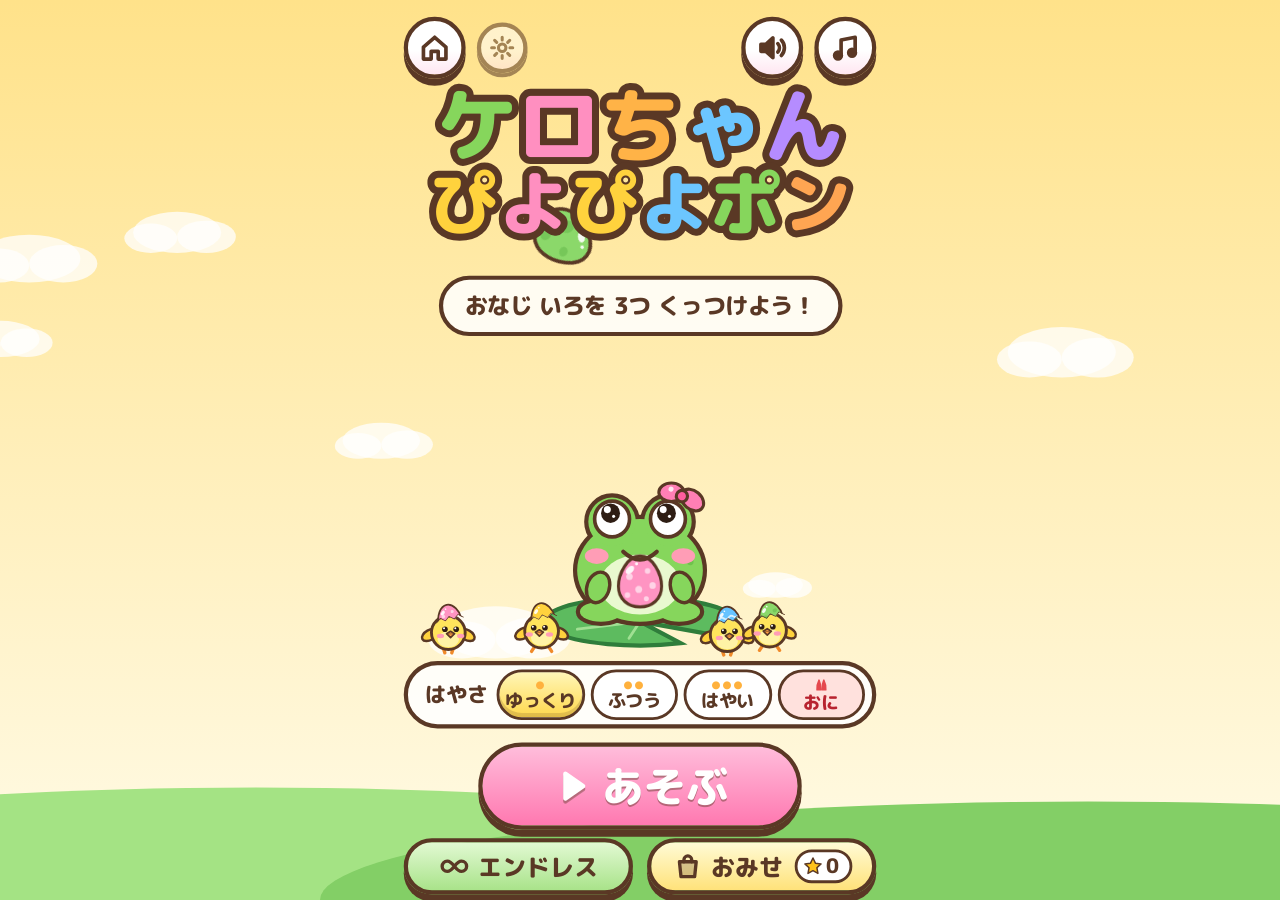
<file: index.html>
<!doctype html>
<html lang="ja">
<head>
<meta charset="utf-8">
<meta name="robots" content="noindex">
<meta name="viewport" content="width=device-width, initial-scale=1, maximum-scale=1, user-scalable=no, viewport-fit=cover">
<meta name="theme-color" content="#ffe28a">
<meta name="mobile-web-app-capable" content="yes">
<title>ケロちゃん ぴよぴよポン</title>
<meta name="description" content="おなじ いろの たまごを 3つ くっつけて、ひよこを うまれさせよう！">
<link rel="manifest" href="manifest.webmanifest">
<link rel="icon" href="icons/icon-192.png">
<link rel="apple-touch-icon" href="icons/apple-touch-icon.png">
<link rel="preconnect" href="https://fonts.googleapis.com">
<link rel="preconnect" href="https://fonts.gstatic.com" crossorigin>
<link rel="stylesheet" href="https://fonts.googleapis.com/css2?family=M+PLUS+Rounded+1c:wght@500;800&family=Jua&display=swap">
<link rel="stylesheet" href="style.css">
</head>
<body>
<canvas id="game"></canvas>
<div id="stage">
  <section id="title" class="screen on">
    <button id="name-tag" class="name-tag" hidden></button>
    <div class="top-left"><button id="btn-land" class="btn icon small" data-icon="home" aria-label="メニューに もどる"></button><button id="btn-admin" class="btn icon small admin" data-icon="gear" aria-label="管理者メニュー"></button><button id="btn-install" class="btn small install" hidden><span data-icon="install"></span>ホームに ついか</button></div>
    <div class="top-row"><button id="btn-sfx" class="btn icon small" aria-label="こうかおん"></button><button id="btn-music" class="btn icon small" aria-label="おんがく"></button></div>
    <h1 id="logo" class="logo">
      <span class="l1"><b style="--d:0">ケ</b><b style="--d:1">ロ</b><b style="--d:2">ち</b><b style="--d:3">ゃ</b><b style="--d:4">ん</b></span>
      <span class="l2"><b style="--d:5">ぴ</b><b style="--d:6">よ</b><b style="--d:7">ぴ</b><b style="--d:8">よ</b><b style="--d:9">ポ</b><b style="--d:10">ン</b></span>
    </h1>
    <p class="sub">おなじ いろを 3つ くっつけよう！</p>
    <div class="speed">
      <span class="speed-label">はやさ</span>
      <button class="speed-btn" data-speed="slow"><i class="dots">●</i>ゆっくり</button>
      <button class="speed-btn" data-speed="normal"><i class="dots">●●</i>ふつう</button>
      <button class="speed-btn" data-speed="fast"><i class="dots">●●●</i>はやい</button>
      <button class="speed-btn oni" data-speed="oni"><i class="horns" data-icon="horns"></i>おに</button>
    </div>
    <button id="btn-play" class="btn big play"><span data-icon="next"></span>あそぶ</button>
    <div class="bottom-row">
      <button id="btn-endless" class="btn endless-btn"><span data-icon="infinity"></span>エンドレス</button>
      <button id="btn-shop" class="btn shop-btn"><span data-icon="shop"></span>おみせ<span id="shop-badge" class="badge"></span></button>
    </div>
  </section>

  <section id="shop" class="screen">
    <header class="bar"><button id="shop-back" class="btn icon" data-icon="back" aria-label="もどる"></button><h2>おみせ</h2><div id="shop-wallet" class="wallet"></div><button class="btn icon small snd-btn"></button></header>
    <p id="shop-note" class="shop-note">★を つかって おともだちを ふやそう！</p>
    <div id="shop-grid" class="shop-grid"></div>
  </section>

  <section id="worlds" class="screen">
    <header class="bar"><button id="worlds-back" class="btn icon" data-icon="back" aria-label="もどる"></button><h2>ワールドを えらぼう</h2><button class="btn icon small snd-btn"></button></header>
    <div id="world-list" class="world-list"></div>
  </section>

  <section id="stages" class="screen">
    <header class="bar"><button id="stages-back" class="btn icon" data-icon="back" aria-label="もどる"></button><h2 id="stages-title"></h2><button class="btn icon small snd-btn"></button></header>
    <div id="stage-grid" class="stage-grid"></div>
  </section>

  <section id="hud" class="screen">
    <button id="h-home" class="btn icon" data-icon="home" aria-label="もどる"></button>
    <div class="hud-mid"><div id="h-label"></div><div id="h-stars" class="hud-stars"><i></i><i></i><i></i></div><div id="h-best" class="hud-best"></div></div>
    <button id="h-hint" class="btn icon" data-icon="hint" aria-label="ヒント"></button>
    <button id="h-retry" class="btn icon" data-icon="retry" aria-label="もういちど"></button>
    <button class="btn icon snd-btn"></button>
    <div id="h-count" class="chick-count"><canvas id="h-chick" width="64" height="64"></canvas><span id="h-num">0</span></div>
  </section>

  <div id="tip" class="tip"></div>

  <div id="clear" class="panel">
    <div class="panel-card">
      <div id="clear-title" class="clear-title"></div>
      <div id="clear-stars" class="clear-stars"><i></i><i></i><i></i></div>
      <div id="clear-note" class="clear-note"></div>
      <div class="panel-row">
        <button id="c-retry" class="btn icon" data-icon="retry" aria-label="もういちど"></button>
        <button id="c-next" class="btn big"><span data-icon="next"></span>つぎへ</button>
        <button id="c-menu" class="btn icon" data-icon="grid" aria-label="ステージ"></button>
      </div>
    </div>
  </div>

  <div id="fail" class="panel">
    <div class="panel-card">
      <div id="fail-title" class="clear-title fail-title">ざんねん…</div>
      <div id="fail-note" class="clear-note"></div>
      <div class="panel-row">
        <button id="f-menu" class="btn icon" data-icon="grid" aria-label="もどる"></button>
        <button id="f-retry" class="btn big"><span data-icon="retry"></span>もういちど</button>
      </div>
    </div>
  </div>

  <div id="buy" class="panel">
    <div class="panel-card buy-card">
      <canvas id="buy-canvas" class="buy-canvas" width="240" height="240"></canvas>
      <div id="buy-text" class="buy-text"></div>
      <div class="panel-row">
        <button id="buy-no" class="btn">やめる</button>
        <button id="buy-yes" class="btn big">かう</button>
      </div>
    </div>
  </div>

  <div id="pass" class="panel">
    <div id="pass-card" class="panel-card pass-card">
      <div class="parent-title">管理者パスワード</div>
      <div id="pass-dots" class="pass-dots"></div>
      <div class="keypad">
        <button class="key" data-k="1">1</button><button class="key" data-k="2">2</button><button class="key" data-k="3">3</button>
        <button class="key" data-k="4">4</button><button class="key" data-k="5">5</button><button class="key" data-k="6">6</button>
        <button class="key" data-k="7">7</button><button class="key" data-k="8">8</button><button class="key" data-k="9">9</button>
        <button class="key small" data-k="del">けす</button><button class="key" data-k="0">0</button><button class="key ok" data-k="ok">OK</button>
      </div>
      <button id="pass-close" class="btn wide">閉じる</button>
    </div>
  </div>

  <div id="who" class="panel">
    <div class="panel-card who-card">
      <div class="parent-title">だれが あそぶ？</div>
      <div id="who-list" class="who-list"></div>
      <button id="who-close" class="btn">とじる</button>
    </div>
  </div>

  <div id="parent" class="panel">
    <div class="panel-card parent-card">
      <div class="parent-title">管理者メニュー</div>
      <div id="p-info" class="parent-info"></div>
      <button id="p-all" class="btn wide"></button>
      <button id="p-reset" class="btn wide"></button>
      <button id="p-close" class="btn wide">閉じる</button>
    </div>
  </div>
</div>
<script src="js/lang.js"></script>
<script src="js/lang-text.js"></script>
<script src="js/accounts.js"></script>
<script src="js/engine.js"></script>
<script src="js/levels.js"></script>
<script src="js/draw.js"></script>
<script src="js/sound.js"></script>
<script src="js/sound-panel.js"></script>
<script src="js/game.js"></script>
</body>
</html>
</file>
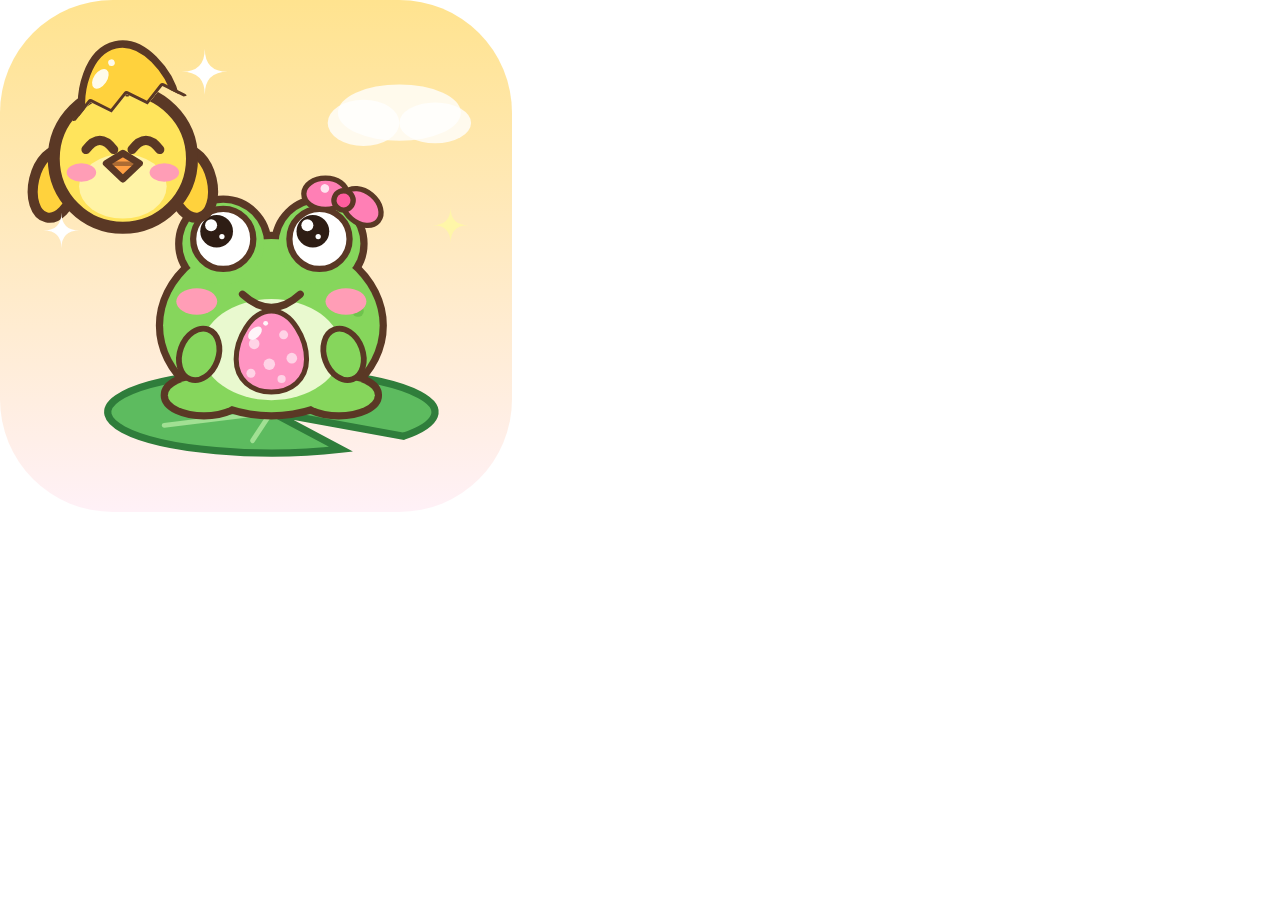
<file: tools/icon.html>
<!doctype html>
<html lang="ja"><head><meta charset="utf-8"><meta name="robots" content="noindex"><title>icon</title>
<style>html, body { margin: 0; background: transparent; overflow: hidden; } canvas { display: block; }</style></head>
<body><canvas id="c"></canvas>
<script src="../js/engine.js"></script><script src="../js/draw.js"></script>
<script>
// The app icon, drawn with the game's own pictures.
// ?size=512  ?mask=1 (maskable: full square, picture kept inside the safe zone)
// Saved as PNG with headless Chrome (see tools/make-icons.ps1).
var q = new URLSearchParams(location.search), size = +q.get('size') || 512, mask = q.get('mask') === '1';
var c = document.getElementById('c'), g = c.getContext('2d');
c.width = c.height = size;
var s = size / 100;
g.scale(s, s);
// background
var bgGrad = g.createLinearGradient(0, 0, 0, 100);
bgGrad.addColorStop(0, '#ffe38f'); bgGrad.addColorStop(1, '#fff1f7');
if (mask) { g.fillStyle = bgGrad; g.fillRect(0, 0, 100, 100); }
else { Draw.roundRect(g, 0, 0, 100, 100, 22); g.fillStyle = bgGrad; g.fill(); }
g.save();
if (mask) { g.translate(50, 50); g.scale(0.8, 0.8); g.translate(-50, -50); }
// soft clouds
g.fillStyle = 'rgba(255,255,255,.8)';
Draw.ellipse(g, 78, 22, 12, 5.5); g.fill(); Draw.ellipse(g, 71, 24, 7, 4.5); g.fill(); Draw.ellipse(g, 85, 24, 7, 4); g.fill();
// ケロちゃん hugging an egg
g.save(); g.translate(53, 57); g.scale(0.47, 0.47); g.translate(-180, -300);
Draw.critter(g, { x: 180, y: 300, t: 0, kind: 'frog', look: { x: 130, y: 220 }, open: 0, mode: 'idle',
  hold: function (h) { Draw.egg(h, 0, 0, 25, 17, 0, 0); } });
g.restore();
// a chick flying out, wearing its eggshell
Draw.chick(g, 24, 31, 0.9, 0, { fly: true, flap: 1.2, shell: 1, happy: true });
Draw.sparkle(g, 40, 14, 4.5, '#ffffff');
Draw.sparkle(g, 12, 45, 3.5, '#ffffff');
Draw.sparkle(g, 88, 44, 3.5, '#fff6a8');
g.restore();
document.title = 'ready';
</script></body></html>
</file>
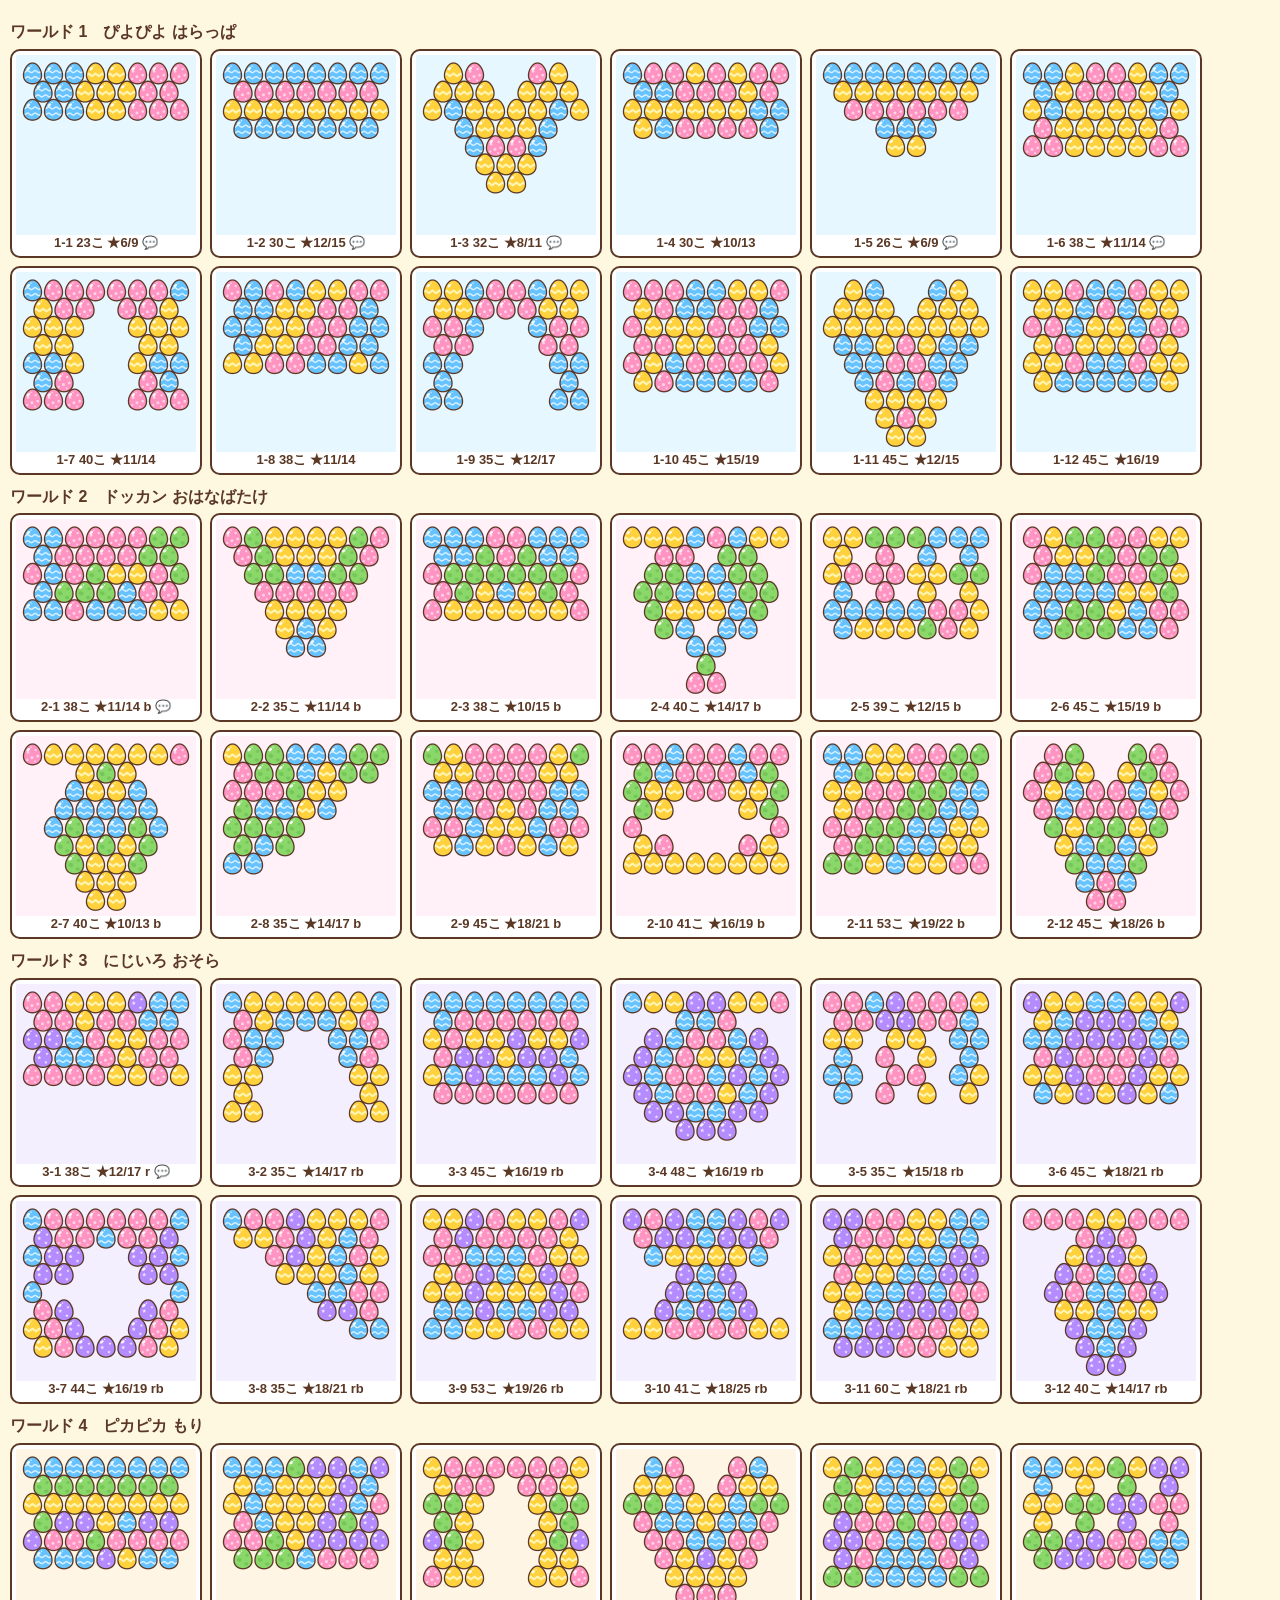
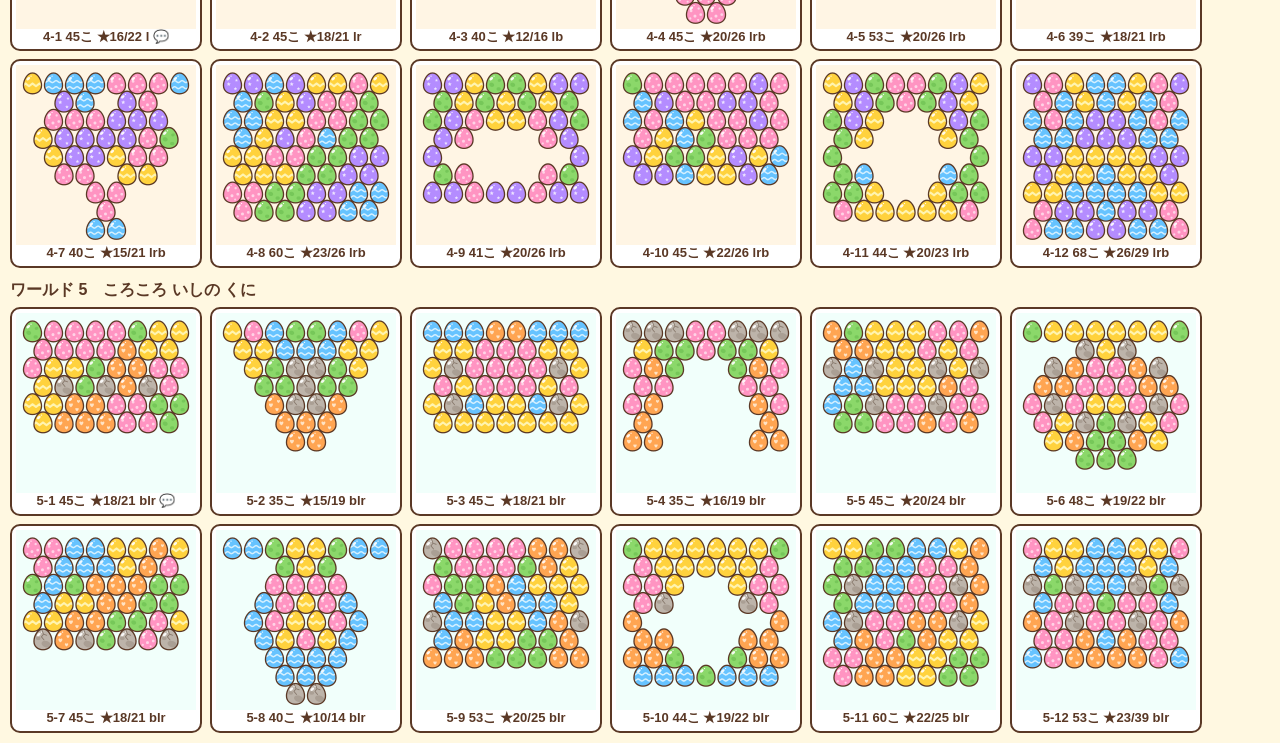
<file: tools/levels.html>
<!doctype html>
<html lang="ja"><head><meta charset="utf-8"><meta name="robots" content="noindex"><title>stages</title>
<style>
  body { margin: 0; padding: 10px; background: #fff8e1; font: 13px/1.3 sans-serif; color: #5a3825; }
  h2 { margin: 12px 0 6px; font-size: 16px; }
  .row { display: flex; flex-wrap: wrap; gap: 8px; }
  figure { margin: 0; background: #fff; border: 2px solid #5a3825; border-radius: 10px; padding: 4px; }
  figcaption { text-align: center; font-weight: bold; }
  canvas { display: block; width: 180px; height: 180px; }
</style></head>
<body>
<script src="../js/engine.js"></script><script src="../js/levels.js"></script><script src="../js/draw.js"></script>
<script>
// Every stage as a small picture (for checking shapes and colours).
LEVELS.forEach(function (wd, wi) {
  var h = document.createElement('h2'); h.textContent = 'ワールド ' + (wi + 1) + '　' + wd.name; document.body.appendChild(h);
  var row = document.createElement('div'); row.className = 'row'; document.body.appendChild(row);
  wd.stages.forEach(function (lv, si) {
    var f = document.createElement('figure'), c = document.createElement('canvas');
    c.width = c.height = 360;
    var g = c.getContext('2d'), w = new Engine.World(lv, { seed: 1 });
    g.fillStyle = Draw.THEMES[wd.theme].sky[1]; g.fillRect(0, 0, 360, 360);
    g.translate(0, -50);
    w.g.each(function (r, cc, k) { Draw.egg(g, k, w.cx(r, cc), w.cy(r), Engine.R, 0, 0); });
    var cap = document.createElement('figcaption');
    cap.textContent = (wi + 1) + '-' + (si + 1) + '  ' + w.count() + 'こ  ★' + lv.par[0] + '/' + lv.par[1] + (lv.sp ? '  ' + lv.sp : '') + (lv.tip ? '  💬' : '');
    f.appendChild(c); f.appendChild(cap); row.appendChild(f);
  });
});
</script></body></html>
</file>
<file: style.css>
:root {
  --ink: #5a3825;
  --cream: #fffaf2;
  --gold: #ffc21a;
  --font: 'M PLUS Rounded 1c', 'Jua', 'Hiragino Maru Gothic ProN', 'BIZ UDPGothic', 'Noto Sans JP', sans-serif;
}

* { box-sizing: border-box; -webkit-tap-highlight-color: transparent; -webkit-user-select: none; user-select: none; -webkit-touch-callout: none; }
html, body { margin: 0; height: 100%; overflow: hidden; background: #ffe28a; overscroll-behavior: none; }
body { font-family: var(--font); color: var(--ink); touch-action: none; }

#game { position: fixed; left: 0; top: 0; width: 100%; height: 100%; display: block; touch-action: none; }
#stage { position: fixed; left: 0; top: 0; width: 360px; height: 640px; transform-origin: 0 0; pointer-events: none; }
.screen { position: absolute; inset: 0; display: none; }
.screen.on { display: block; }
button { pointer-events: auto; }
[hidden] { display: none !important; }

/* ---------- buttons ---------- */
.btn {
  font: 800 18px/1 var(--font); color: var(--ink);
  border: 3px solid var(--ink); border-radius: 999px;
  background: linear-gradient(#ffffff 55%, #ffe6f1);
  box-shadow: 0 5px 0 var(--ink);
  display: inline-flex; align-items: center; justify-content: center; gap: 6px;
  padding: 0 16px; height: 50px; cursor: pointer; white-space: nowrap;
  transition: transform .06s ease-out, box-shadow .06s ease-out;
}
.btn:active { transform: translateY(4px); box-shadow: 0 1px 0 var(--ink); }
.btn svg { width: 28px; height: 28px; display: block; }
.btn span[data-icon] { display: inline-flex; }
.btn.icon { width: 52px; height: 52px; padding: 0; }
.btn.small { height: 40px; font-size: 14px; padding: 0 12px; }
.btn.small svg { width: 20px; height: 20px; }
.btn.icon.small { width: 44px; height: 44px; padding: 0; }
.btn.icon.small svg { width: 24px; height: 24px; }
.btn.big {
  height: 70px; padding: 0 30px; font-size: 30px; color: #fff;
  background: linear-gradient(#ffbddb, #ff78b0);
  text-shadow: 0 2px 0 rgba(90, 56, 37, .45);
}
.btn.big svg { width: 30px; height: 30px; filter: drop-shadow(0 2px 0 rgba(90, 56, 37, .45)); }
.btn.off { opacity: .55; }
.btn.active { background: linear-gradient(#fff6b8, #ffd84d); }
.btn.glow { animation: glow 1s ease-in-out infinite; }
.btn.wide { width: 100%; font-size: 17px; }

/* ---------- title ---------- */
#title .top-row { position: absolute; right: 12px; top: 12px; display: flex; gap: 8px; }
#title .top-left { position: absolute; left: 12px; top: 12px; display: flex; gap: 8px; align-items: center; }
.logo { position: absolute; left: 0; right: 0; top: 60px; margin: 0; text-align: center; font-weight: 800; line-height: 1.02; pointer-events: auto; }
.logo span { display: block; }
.logo b {
  display: inline-block; font-size: 58px; font-weight: 800; color: #fff;
  -webkit-text-stroke: 10px var(--ink); paint-order: stroke fill;
  animation: hop 2.6s ease-in-out infinite; animation-delay: calc(var(--d) * .12s);
}
.logo .l2 b { font-size: 50px; }
.logo.latin b { font-size: 52px; }
.logo.latin .l2 b { font-size: 42px; }
.logo b.gap { width: .3em; }
.sub {
  position: absolute; left: 0; right: 0; top: 196px; margin: 0 auto; width: max-content;
  padding: 7px 16px; font-size: 16px; font-weight: 800;
  background: rgba(255, 255, 255, .85); border: 3px solid var(--ink); border-radius: 999px;
}
.speed {
  position: absolute; left: 12px; right: 12px; top: 470px; height: 48px;
  display: flex; align-items: center; gap: 5px; padding: 0 5px 0 12px;
  background: rgba(255, 255, 255, .88); border: 3px solid var(--ink); border-radius: 999px;
}
.speed-label { font-size: 15px; font-weight: 800; margin-right: 2px; white-space: nowrap; }
.speed-btn {
  flex: 1; height: 36px; padding: 0 2px; cursor: pointer; white-space: nowrap;
  font: 800 15px/1 var(--font); color: var(--ink);
  border: 2.5px solid var(--ink); border-radius: 999px; background: #fff;
  display: flex; flex-direction: column; align-items: center; justify-content: center; gap: 1px;
}
.speed-btn .dots { font-style: normal; font-size: 7px; letter-spacing: 1px; color: #ffb13d; line-height: 1; }
.speed-btn.on { background: linear-gradient(#fff6b8, #ffd84d); box-shadow: inset 0 -3px 0 rgba(90, 56, 37, .18); }
/* four speeds: a little smaller; おに is red with horns */
.speed { gap: 4px; }
.speed-btn { font-size: 13px; letter-spacing: -.5px; }
.speed-btn.oni { background: #ffe1dd; color: #b8232f; }
.speed-btn.oni.on { background: linear-gradient(#ff8f8f, #e5484d); color: #fff; }
.speed-btn .horns { display: block; line-height: 0; color: #e5484d; }
.speed-btn.oni.on .horns { color: #fff3b0; }
.speed-btn .horns svg { width: 14px; height: 10px; }
.stage-btn { position: relative; }
.stage-btn .oni-mark { position: absolute; right: 2px; top: 2px; line-height: 0; color: #e5484d; }
.stage-btn .oni-mark svg { width: 16px; height: 12px; }
.speed-btn:active { transform: translateY(2px); }
#btn-play { position: absolute; left: 0; right: 0; top: 528px; margin: 0 auto; width: 230px; height: 62px; }
.bottom-row { position: absolute; left: 12px; right: 12px; top: 596px; display: flex; gap: 10px; }
.bottom-row .btn { flex: 1; height: 40px; font-size: 17px; padding: 0 8px; }
.bottom-row .btn svg { width: 22px; height: 22px; }
.endless-btn { background: linear-gradient(#e2f9d3, #a9e38a); }
.shop-btn { background: linear-gradient(#fffbd6, #ffe27a); }
.badge {
  display: inline-flex; align-items: center; gap: 2px; margin-left: 2px; padding: 2px 7px 2px 3px;
  background: #fff; border: 2px solid var(--ink); border-radius: 999px; font-size: 14px;
}
.badge svg { width: 16px !important; height: 16px !important; color: var(--gold); }
.badge svg path, .wallet svg path, .chara-btn svg path, .buy-text svg path { stroke: var(--ink); stroke-width: 1.6; }
.admin { opacity: .55; box-shadow: 0 3px 0 var(--ink); width: 36px !important; height: 36px !important; }
.admin svg { width: 20px !important; height: 20px !important; }

/* ---------- shop ---------- */
.wallet {
  margin-left: auto; display: flex; align-items: center; gap: 4px;
  background: rgba(255, 255, 255, .92); border: 3px solid var(--ink); border-radius: 999px;
  padding: 6px 14px 6px 10px; font-size: 22px; font-weight: 800;
}
.wallet svg { width: 24px; height: 24px; color: var(--gold); }
.shop-note {
  position: absolute; left: 16px; right: 16px; top: 76px; margin: 0; padding: 6px 10px;
  text-align: center; font-size: 16px; font-weight: 800;
  background: rgba(255, 255, 255, .75); border-radius: 999px; transition: background .2s;
}
.shop-note.flash { background: #fff6b8; animation: pulse .6s ease-in-out 2; }
.shop-grid {
  position: absolute; left: 14px; right: 14px; top: 122px;
  display: grid; grid-template-columns: 1fr 1fr; gap: 12px;
}
.chara-card {
  display: flex; flex-direction: column; align-items: center; padding: 4px 6px 12px;
  background: rgba(255, 255, 255, .92); border: 3px solid var(--ink); border-radius: 22px; box-shadow: 0 5px 0 var(--ink);
  pointer-events: auto;
}
.chara-card.using { background: linear-gradient(#fffbd6, #ffe89a); }
.chara-canvas { width: 132px; height: 132px; }
.chara-name { font-size: 18px; font-weight: 800; margin: 0 0 8px; }
.chara-btn { height: 42px; font-size: 17px; padding: 0 14px; gap: 2px; }
.chara-btn svg { width: 20px; height: 20px; color: var(--gold); }
.chara-btn.buy { color: #fff; background: linear-gradient(#ffbddb, #ff78b0); text-shadow: 0 2px 0 rgba(90, 56, 37, .45); }
.chara-btn.short { color: #8b7a6c; background: #e8dfd6; text-shadow: none; }
.chara-btn.using { background: linear-gradient(#e2f9d3, #a9e38a); }

.buy-card { display: flex; flex-direction: column; align-items: center; }
.buy-canvas { width: 150px; height: 150px; }
.buy-text { font-size: 22px; font-weight: 800; line-height: 1.5; margin: 0 0 14px; }
.buy-text svg { width: 22px; height: 22px; color: var(--gold); vertical-align: -3px; }
#buy-yes { height: 60px; font-size: 26px; padding: 0 26px; }

/* ---------- admin ---------- */
.pass-card { width: 290px; }
.pass-dots { display: flex; justify-content: center; gap: 12px; margin: 10px 0 14px; }
.pass-dots i { width: 18px; height: 18px; border-radius: 50%; border: 3px solid var(--ink); background: #fff; }
.pass-dots i.on { background: var(--ink); }
.keypad { display: grid; grid-template-columns: repeat(3, 1fr); gap: 10px; margin-bottom: 14px; }
.key {
  height: 54px; font: 800 26px/1 var(--font); color: var(--ink); cursor: pointer;
  border: 3px solid var(--ink); border-radius: 16px; background: linear-gradient(#fff 55%, #f1ece6); box-shadow: 0 4px 0 var(--ink);
}
.key:active { transform: translateY(3px); box-shadow: 0 1px 0 var(--ink); }
.key.small { font-size: 17px; }
.key.ok { background: linear-gradient(#e2f9d3, #a9e38a); }
.parent-info { font-size: 15px; font-weight: 800; opacity: .75; }

/* ---------- world / stage select ---------- */
.bar { position: absolute; left: 0; right: 0; top: 0; display: flex; align-items: center; gap: 10px; padding: 12px 14px 0; }
.bar h2.long { font-size: 17px; padding: 4px 14px; min-height: 51px; display: flex; align-items: center; justify-content: center; text-align: center; white-space: normal; word-break: keep-all; text-wrap: balance; line-height: 1.15; }   /* (two lines when it has to) */
.bar h2 {
  margin: 0; font-size: 22px; font-weight: 800; white-space: nowrap; min-width: 0; overflow: hidden; text-overflow: ellipsis;
  background: rgba(255, 255, 255, .88); border: 3px solid var(--ink); border-radius: 999px; padding: 9px 18px;
}
.world-list {
  position: absolute; left: 14px; right: 14px; top: 84px; bottom: 8px;
  display: flex; flex-direction: column; gap: 11px; overflow-y: auto; padding: 2px 0 10px;
  pointer-events: auto; touch-action: pan-y;
}
.card {
  position: relative; flex: none; height: 96px; display: flex; align-items: center; gap: 12px; padding: 0 14px;
  border: 3px solid var(--ink); border-radius: 24px; box-shadow: 0 5px 0 var(--ink);
  background: linear-gradient(135deg, var(--c1), var(--c2));
  font-family: var(--font); color: var(--ink); text-align: left; cursor: pointer;
}
.card:active { transform: translateY(4px); box-shadow: 0 1px 0 var(--ink); }
.card-icon { width: 66px; height: 66px; flex: none; background: rgba(255, 255, 255, .8); border: 3px solid var(--ink); border-radius: 50%; }
.card-num { font-size: 13px; font-weight: 800; opacity: .7; }
.card-name { font-size: 19px; font-weight: 800; margin: 2px 0 4px; }
.card-name.long { font-size: 16px; }
.card-stars { font-size: 16px; font-weight: 800; display: flex; align-items: center; gap: 4px; }
.card-stars svg, .mini-stars svg, .hud-stars svg, .clear-stars svg { display: block; }
.card-stars svg { width: 20px; height: 20px; color: var(--gold); }
.card-stars svg path, .mini-stars .got svg path, .hud-stars .got svg path, .clear-stars .got svg path { stroke: var(--ink); stroke-width: 1.6; }
.card.locked { filter: grayscale(.55); opacity: .85; }
.card-lock { position: absolute; right: 14px; top: 50%; margin-top: -19px; width: 38px; height: 38px; color: var(--ink); }
.card-lock svg { width: 38px; height: 38px; }

.stage-grid {
  position: absolute; left: 22px; right: 22px; top: 94px;
  display: grid; grid-template-columns: repeat(3, 1fr); gap: 14px;
}
.stage-btn {
  height: 104px; border: 3px solid var(--ink); border-radius: 26px; box-shadow: 0 5px 0 var(--ink);
  background: linear-gradient(#ffffff 50%, #ffeef6);
  display: flex; flex-direction: column; align-items: center; justify-content: center; gap: 6px;
  font: 800 38px/1 var(--font); color: var(--ink); cursor: pointer; padding: 0;
}
.stage-btn:active { transform: translateY(4px); box-shadow: 0 1px 0 var(--ink); }
.stage-btn.next { background: linear-gradient(#fffbd6, #ffe27a); animation: pulse 1.2s ease-in-out infinite; }
.stage-btn.locked { background: #ddd3c9; color: #8b7a6c; }
.stage-btn.locked svg { width: 34px; height: 34px; }
.mini-stars { display: flex; gap: 1px; }
.mini-stars i svg { width: 21px; height: 21px; color: #eadfd3; }
.mini-stars i.got svg { color: var(--gold); }

/* ---------- in-game HUD ---------- */
#h-home { position: absolute; left: 10px; top: 10px; }
#h-hint { position: absolute; right: 70px; top: 10px; }
#h-retry { position: absolute; right: 10px; top: 10px; }
.hud-mid {
  position: absolute; left: 72px; top: 13px; height: 46px; display: flex; align-items: center; gap: 6px;
  background: rgba(255, 255, 255, .82); border: 3px solid var(--ink); border-radius: 999px; padding: 0 10px 0 12px;
}
#h-label { font-size: 19px; font-weight: 800; white-space: nowrap; }
.hud-stars { display: flex; }
.hud-stars i svg { width: 25px; height: 25px; color: rgba(90, 56, 37, .18); }
.hud-stars i.got svg { color: var(--gold); }
.hud-stars i.pop { animation: starpop .5s ease-out; }
.hud-stars i.lost svg { animation: starlost .6s ease-out; }
.hud-best { display: none; font-size: 14px; font-weight: 800; opacity: .8; white-space: nowrap; }
#hud.endless .hud-stars { display: none; }
#hud.endless .hud-best { display: block; font-size: 18px; opacity: 1; }
#hud.endless #h-label { display: none; }
.chick-count {
  position: absolute; left: 10px; top: 578px; height: 44px; display: flex; align-items: center; gap: 2px;
  background: rgba(255, 255, 255, .85); border: 3px solid var(--ink); border-radius: 999px; padding: 0 12px 0 2px;
  font-size: 22px; font-weight: 800;
}
.chick-count canvas { width: 38px; height: 38px; }
.chick-count.bump { animation: pulse .3s ease-out; }

.tip {
  position: absolute; padding: 10px 14px;
  background: #fff; border: 3px solid var(--ink); border-radius: 20px; box-shadow: 0 5px 0 rgba(90, 56, 37, .25);
  font-size: 17px; font-weight: 800; text-align: center; line-height: 1.45; white-space: pre-line;
  pointer-events: auto; opacity: 0; visibility: hidden; transform: scale(.9);
  transition: opacity .25s, transform .25s, visibility .25s;
}
.tip.on { opacity: 1; visibility: visible; transform: none; }
/* little tail pointing at the frog */
.tip::after {
  content: ''; position: absolute; left: calc(var(--tail, 50%) - 10px); bottom: -13px;
  width: 16px; height: 16px; background: #fff; border: 3px solid var(--ink); border-top: 0; border-left: 0;
  transform: rotate(45deg);
}
.tip.below::after { bottom: auto; top: -13px; transform: rotate(-135deg); }
.tip.free::after { display: none; }

/* ---------- panels ---------- */
.panel {
  position: absolute; inset: 0; display: none; align-items: flex-start; justify-content: center;
  padding-top: 140px; background: rgba(255, 255, 255, .2); pointer-events: auto;
}
.panel.on { display: flex; }
.panel-card {
  width: 304px; padding: 18px 16px 22px; background: var(--cream);
  border: 4px solid var(--ink); border-radius: 30px; box-shadow: 0 8px 0 rgba(90, 56, 37, .35);
  text-align: center; animation: popin .4s cubic-bezier(.2, 1.6, .4, 1);
}
.clear-title {
  font-size: 40px; font-weight: 800; color: #ff6fa8; white-space: nowrap;
  -webkit-text-stroke: 8px var(--ink); paint-order: stroke fill;
}
.clear-title.long { font-size: 31px; -webkit-text-stroke-width: 7px; }
.clear-stars { display: flex; justify-content: center; gap: 4px; margin: 8px 0 18px; }
.clear-stars i svg { width: 70px; height: 70px; color: #eadfd3; }
.clear-stars i:nth-child(2) { transform: translateY(-10px); }
.clear-stars i.got svg { color: var(--gold); animation: starpop .5s ease-out; }
.panel-row { display: flex; justify-content: center; align-items: center; gap: 10px; }
.clear-note { font-size: 17px; font-weight: 800; margin: -6px 0 16px; line-height: 1.5; }
.clear-note b { color: #ff6fa8; font-size: 22px; }
.fail-title { color: #7fc4ff; margin-bottom: 12px; }
#f-retry { height: 62px; font-size: 26px; padding: 0 20px; }
#c-next { height: 62px; font-size: 26px; padding: 0 18px; }
.parent-card { display: flex; flex-direction: column; gap: 14px; padding: 20px; }
.parent-title { font-size: 20px; font-weight: 800; }

/* ---------- the 🔊 button on every screen but the title, and its sound window (js/sound-panel.js) ---------- */
.bar .snd-btn { flex: none; margin-left: auto; }
.bar .wallet + .snd-btn { margin-left: 0; }
.snd-corner { position: absolute; right: 12px; top: 12px; }
.snd-back { position: absolute; inset: 0; display: none; z-index: 20; background: rgba(90, 56, 37, .12); pointer-events: auto; }
.snd-back.on { display: block; }
.snd-card {
  position: absolute; width: 280px; padding: 12px 12px 14px; display: flex; flex-direction: column; gap: 9px;
  background: var(--cream); border: 4px solid var(--ink); border-radius: 26px; box-shadow: 0 6px 0 rgba(90, 56, 37, .35);
  transform-origin: var(--tail, 50%) 0; animation: popin .3s cubic-bezier(.2, 1.6, .4, 1);
}
/* (its little tail points up at the 🔊 button) */
.snd-card::before {
  content: ''; position: absolute; left: calc(var(--tail, 50%) - 11px); top: -15px;
  width: 17px; height: 17px; background: var(--cream); border: 4px solid var(--ink); border-top: 0; border-left: 0;
  transform: rotate(-135deg);
}
.snd-row {
  display: flex; align-items: center; gap: 9px; height: 56px; padding: 0 10px; cursor: pointer; pointer-events: auto;
  font: 800 19px/1 var(--font); color: var(--ink); text-align: left;
  background: #fff; border: 3px solid var(--ink); border-radius: 18px; box-shadow: 0 4px 0 var(--ink);
}
.snd-row:active { transform: translateY(3px); box-shadow: 0 1px 0 var(--ink); }
.snd-ic { display: inline-flex; flex: none; }
.snd-ic svg { width: 30px; height: 30px; display: block; }
.snd-lb { flex: 1; min-width: 0; white-space: nowrap; overflow: hidden; text-overflow: ellipsis; }
.snd-row.off .snd-ic, .snd-row.off .snd-lb { opacity: .5; }
/* the switch: green with the knob on the right = on */
.snd-sw { position: relative; flex: none; width: 54px; height: 30px; border: 3px solid var(--ink); border-radius: 999px; background: #86d65c; transition: background .15s; }
.snd-sw b { position: absolute; left: 25px; top: 2px; width: 20px; height: 20px; border-radius: 50%; background: #fff; border: 2.5px solid var(--ink); transition: left .15s; }
.snd-row.off .snd-sw { background: #ddd3c9; }
.snd-row.off .snd-sw b { left: 2px; }
.snd-close { align-self: center; height: 44px; margin-top: 3px; padding: 0 28px; font-size: 17px; }
/* (the row at the top of the game makes room for it) */
#hud .btn.icon { width: 44px; height: 44px; top: 12px; }
#hud .btn.icon svg { width: 25px; height: 25px; }
#h-home { left: 8px; }
#h-hint { right: 104px; }
#h-retry { right: 56px; }
#hud .snd-btn { position: absolute; right: 8px; }
.hud-mid { left: 58px; top: 12px; height: 44px; gap: 4px; padding: 0 8px 0 10px; }
#h-label { font-size: 16px; }
.hud-stars i svg { width: 21px; height: 21px; }

/* ---------- animation ---------- */
@keyframes hop { 0%, 55%, 100% { transform: translateY(0); } 25% { transform: translateY(-9px) rotate(-5deg); } 40% { transform: translateY(1px); } }
@keyframes pulse { 0%, 100% { transform: scale(1); } 50% { transform: scale(1.06); } }
@keyframes glow { 0%, 100% { box-shadow: 0 5px 0 var(--ink), 0 0 0 0 rgba(255, 216, 77, .9); } 50% { box-shadow: 0 5px 0 var(--ink), 0 0 0 10px rgba(255, 216, 77, 0); } }
@keyframes starlost { 0% { transform: scale(1.3) rotate(0); } 40% { transform: translateY(6px) scale(.8) rotate(25deg); } 100% { transform: none; } }
@keyframes starpop { 0% { transform: scale(.2) rotate(-40deg); } 60% { transform: scale(1.35) rotate(10deg); } 100% { transform: scale(1); } }
@keyframes popin { 0% { transform: scale(.6); opacity: 0; } 100% { transform: scale(1); opacity: 1; } }
@keyframes shake { 0%, 100% { transform: translateX(0); } 25% { transform: translateX(-6px); } 75% { transform: translateX(6px); } }
.shake { animation: shake .25s 2; }

/* ---------- the nickname from ケロちゃん ランド ---------- */
.name-tag {
  position: absolute; left: 50%; top: 14px; transform: translateX(-50%);
  max-width: 150px; height: 38px; padding: 0 12px 0 8px; display: flex; align-items: center; gap: 4px;
  font: 800 16px/1 var(--font); color: var(--ink); white-space: nowrap; overflow: hidden; pointer-events: auto; cursor: default;
  background: rgba(255, 255, 255, .92); border: 3px solid var(--ink); border-radius: 999px;
}
.name-tag svg { width: 18px; height: 18px; flex: none; color: #ffc21a; }
.name-tag svg path { stroke: var(--ink); stroke-width: 1.6; }
.name-tag span { overflow: hidden; text-overflow: ellipsis; }

/* ---------- who is playing (the players are shared by every game) ---------- */
.name-tag.many { cursor: pointer; box-shadow: 0 3px 0 var(--ink); }
.name-tag .udot { width: 16px; height: 16px; margin-right: 2px; }
.udot { display: inline-block; border-radius: 50%; border: 2.5px solid var(--ink); flex: none; }
.who-card { display: flex; flex-direction: column; gap: 12px; }
.who-list { display: flex; flex-direction: column; gap: 10px; }
.who-btn { width: 100%; height: 58px; font-size: 21px; justify-content: flex-start; gap: 12px; padding: 0 18px; }
.who-btn .udot { width: 28px; height: 28px; }
.who-btn.on { background: linear-gradient(#fff6b8, #ffd84d); }
.who-btn span { overflow: hidden; text-overflow: ellipsis; }
</file>
